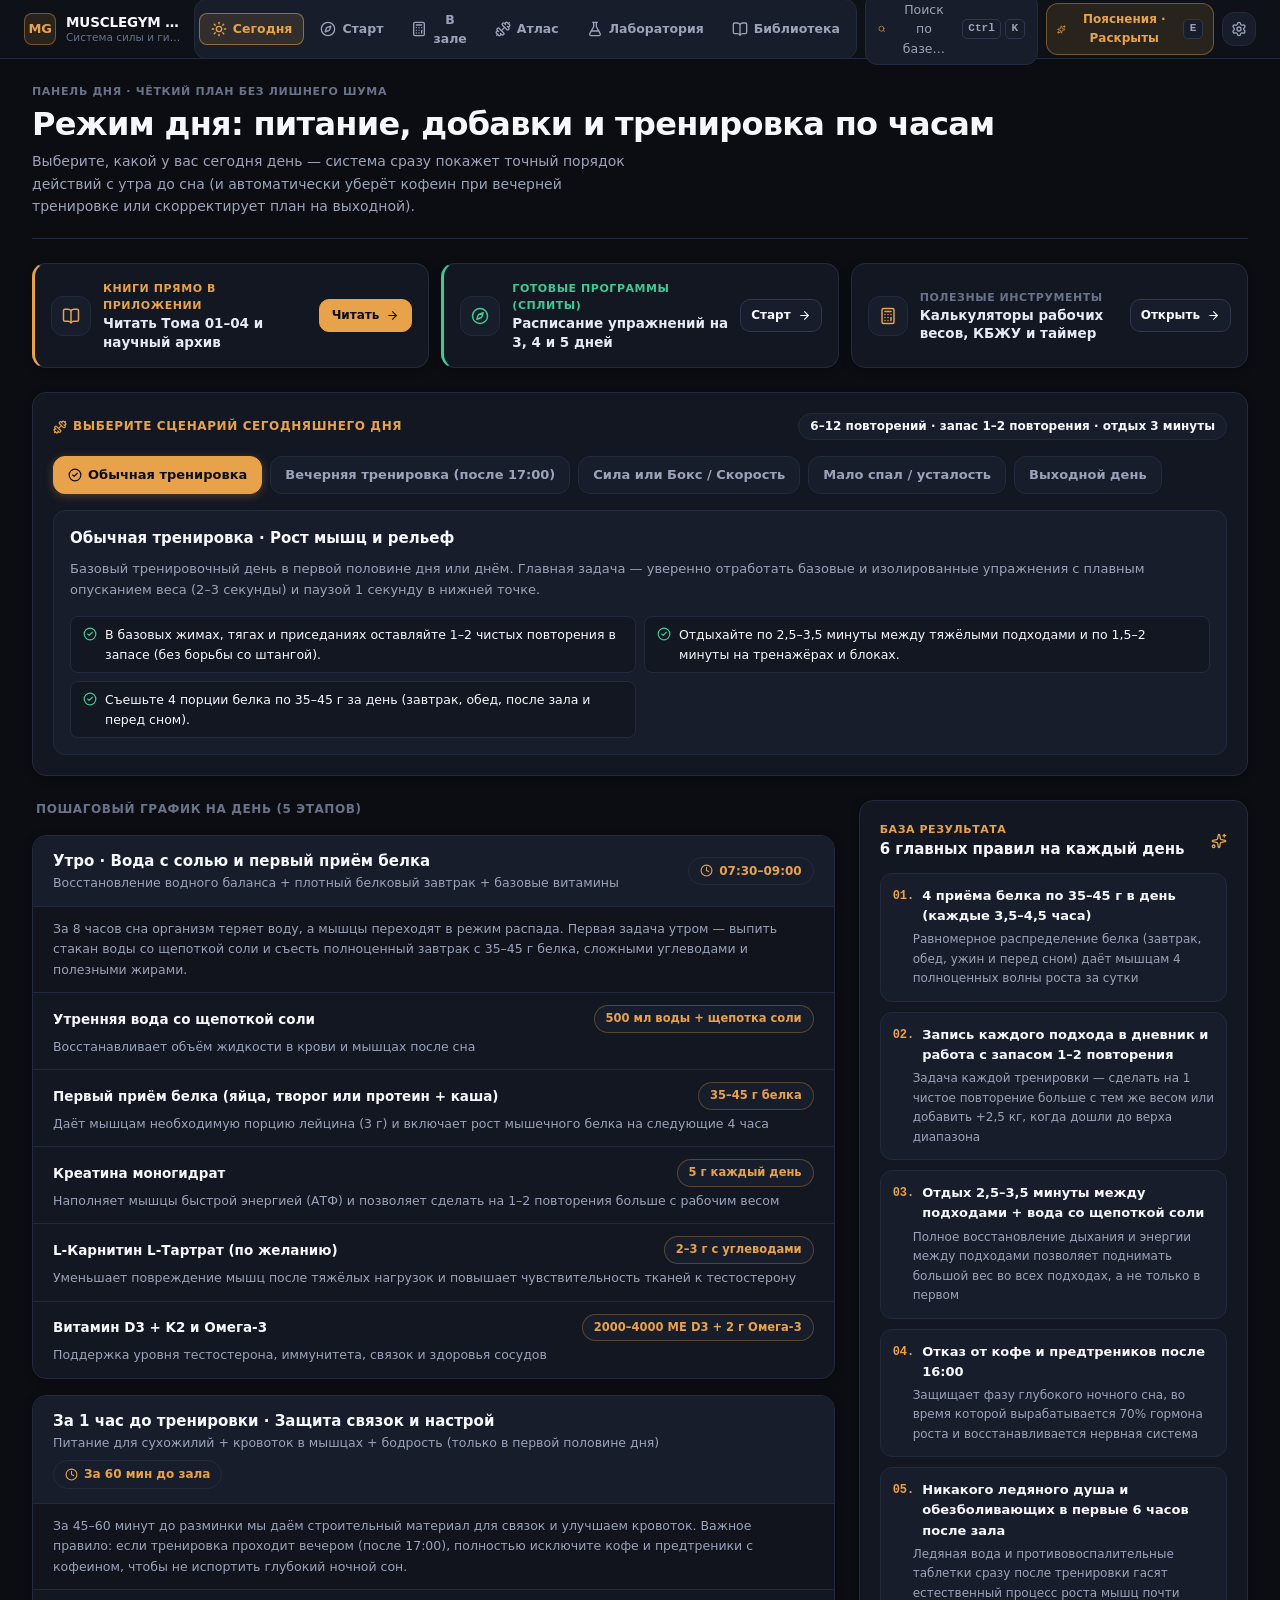
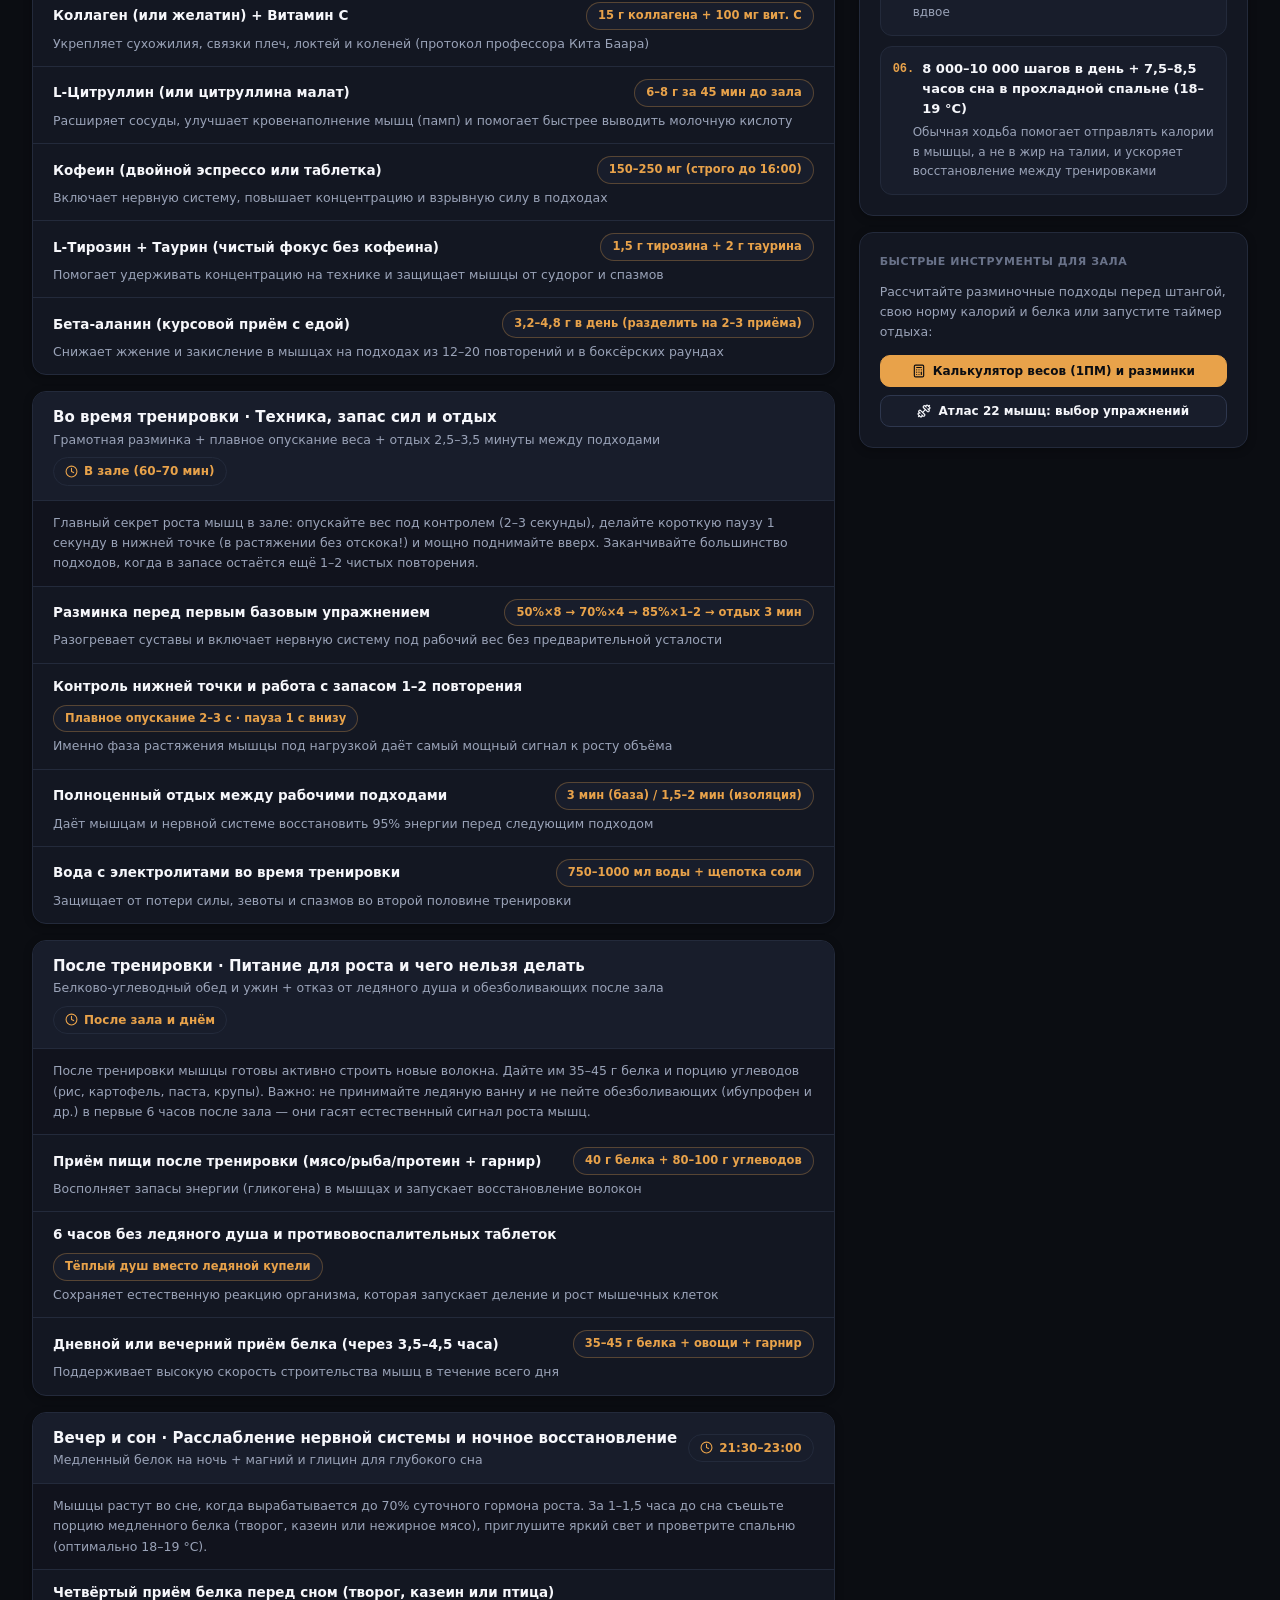
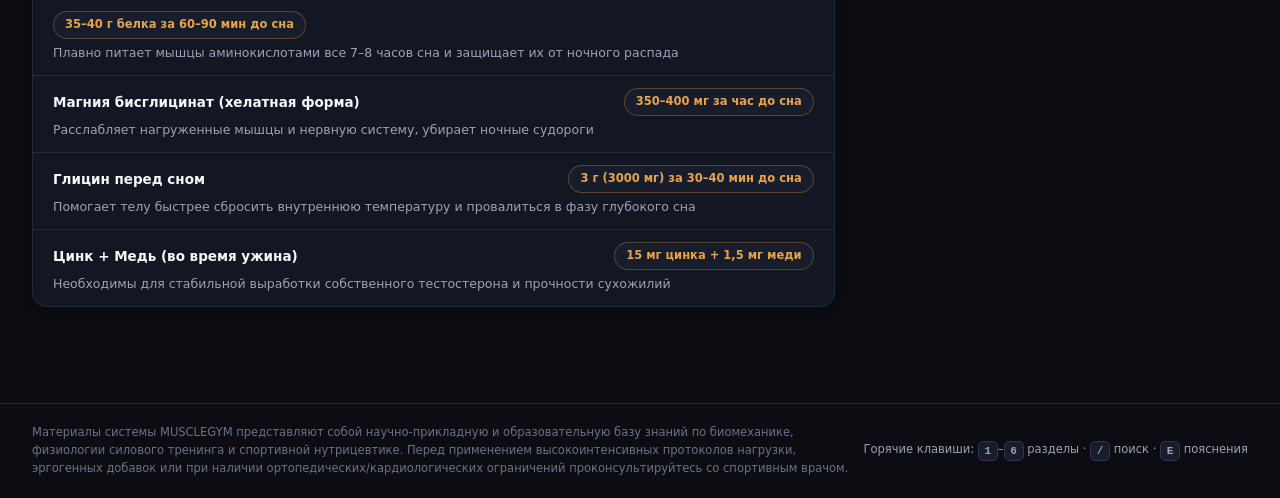
<file: index.html>
<!doctype html>
<html lang="ru" data-theme="obsidian">
<head>
  <meta charset="utf-8" />
  <meta name="viewport" content="width=device-width,initial-scale=1,maximum-scale=5,viewport-fit=cover" />
  <meta name="color-scheme" content="dark light" />
  <meta name="theme-color" content="#0b0d12" />
  <title>MUSCLEGYM OS — Биомеханика, Гипертрофия и Сила</title>
  <link rel="icon" href="data:image/svg+xml,%3Csvg xmlns='http://www.w3.org/2000/svg' viewBox='0 0 64 64'%3E%3Cdefs%3E%3ClinearGradient id='g' x1='0' y1='0' x2='1' y2='1'%3E%3Cstop offset='0' stop-color='%23f5b963'/%3E%3Cstop offset='1' stop-color='%23e8a24a'/%3E%3C/linearGradient%3E%3C/defs%3E%3Crect width='64' height='64' rx='16' fill='%230b0d12'/%3E%3Cpath d='M16 32h32M22 22v20M42 22v20M14 26v12M50 26v12' stroke='url(%23g)' stroke-width='5' fill='none' stroke-linecap='round'/%3E%3C/svg%3E" />
  <link rel="stylesheet" href="./app.css" />
  <link rel="stylesheet" href="./fonts.css" media="print" onload="this.media='all'" />
  <script>
    (function () {
      try {
        var s = JSON.parse(localStorage.getItem('mg:v1:settings_v2') || '{}');
        var t = s.theme || 'dark';
        if (t === 'auto') t = matchMedia('(prefers-color-scheme: light)').matches ? 'light' : 'dark';
        document.documentElement.dataset.theme = t === 'light' ? 'paper' : 'obsidian';
      } catch (e) { document.documentElement.dataset.theme = 'obsidian'; }
    })();
  </script>
</head>
<body style="margin:0;background:#0b0d12;color:#e7eaf2;font-family:system-ui,-apple-system,'Segoe UI',Roboto,sans-serif">
  <div id="root">
    <div style="min-height:100vh;display:flex;flex-direction:column;align-items:center;justify-content:center;padding:24px;background:#0b0d12;color:#e7eaf2">
      <div style="width:48px;height:48px;border-radius:14px;background:rgba(232,162,74,0.14);border:1px solid rgba(232,162,74,0.45);color:#e8a24a;display:flex;align-items:center;justify-content:center;font-weight:800;font-size:18px;margin-bottom:14px">MG</div>
      <div style="font-size:16px;font-weight:750;letter-spacing:-0.01em;margin-bottom:6px">MUSCLEGYM <span style="color:#9aa3b8;font-weight:600">OS</span></div>
      <div style="font-size:12.5px;color:#9aa3b8">Загрузка базы знаний и биомеханических схем…</div>
    </div>
  </div>
  <script defer src="./app.js"></script>
</body>
</html>
</file>
